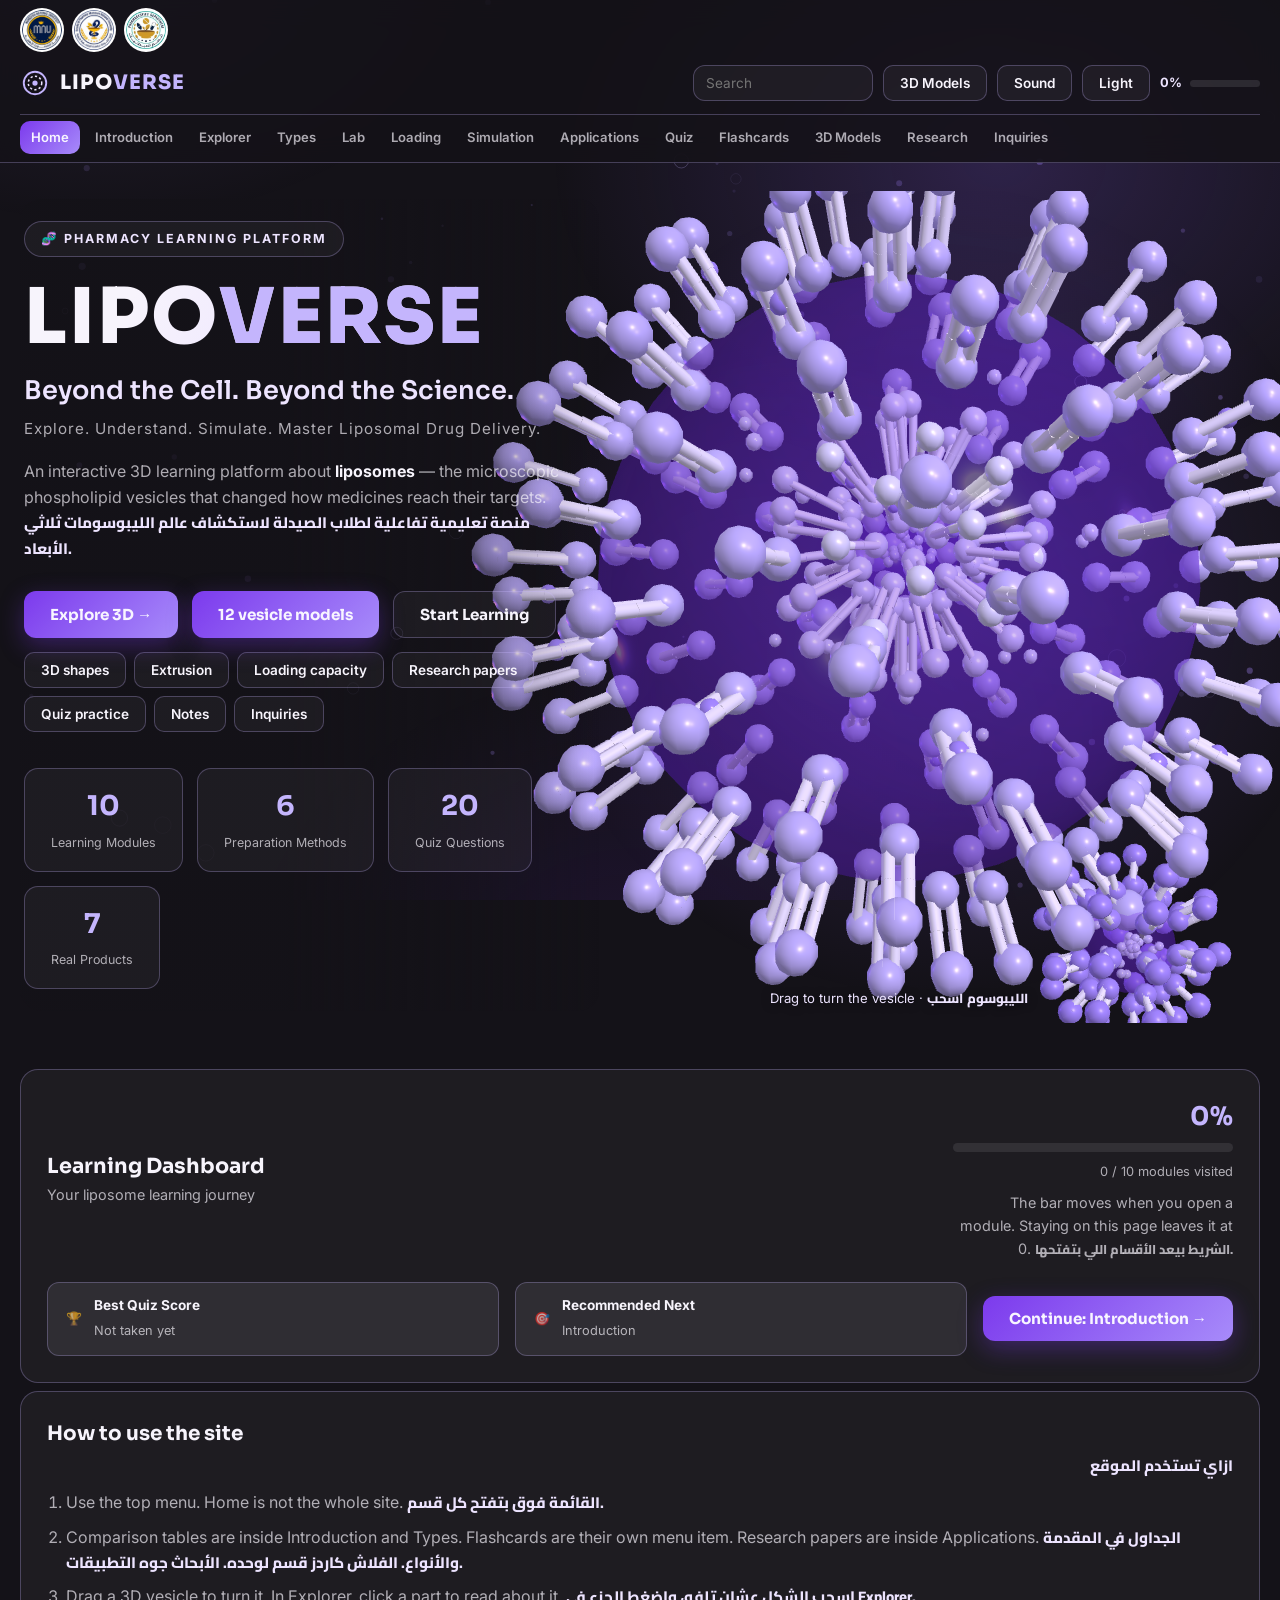
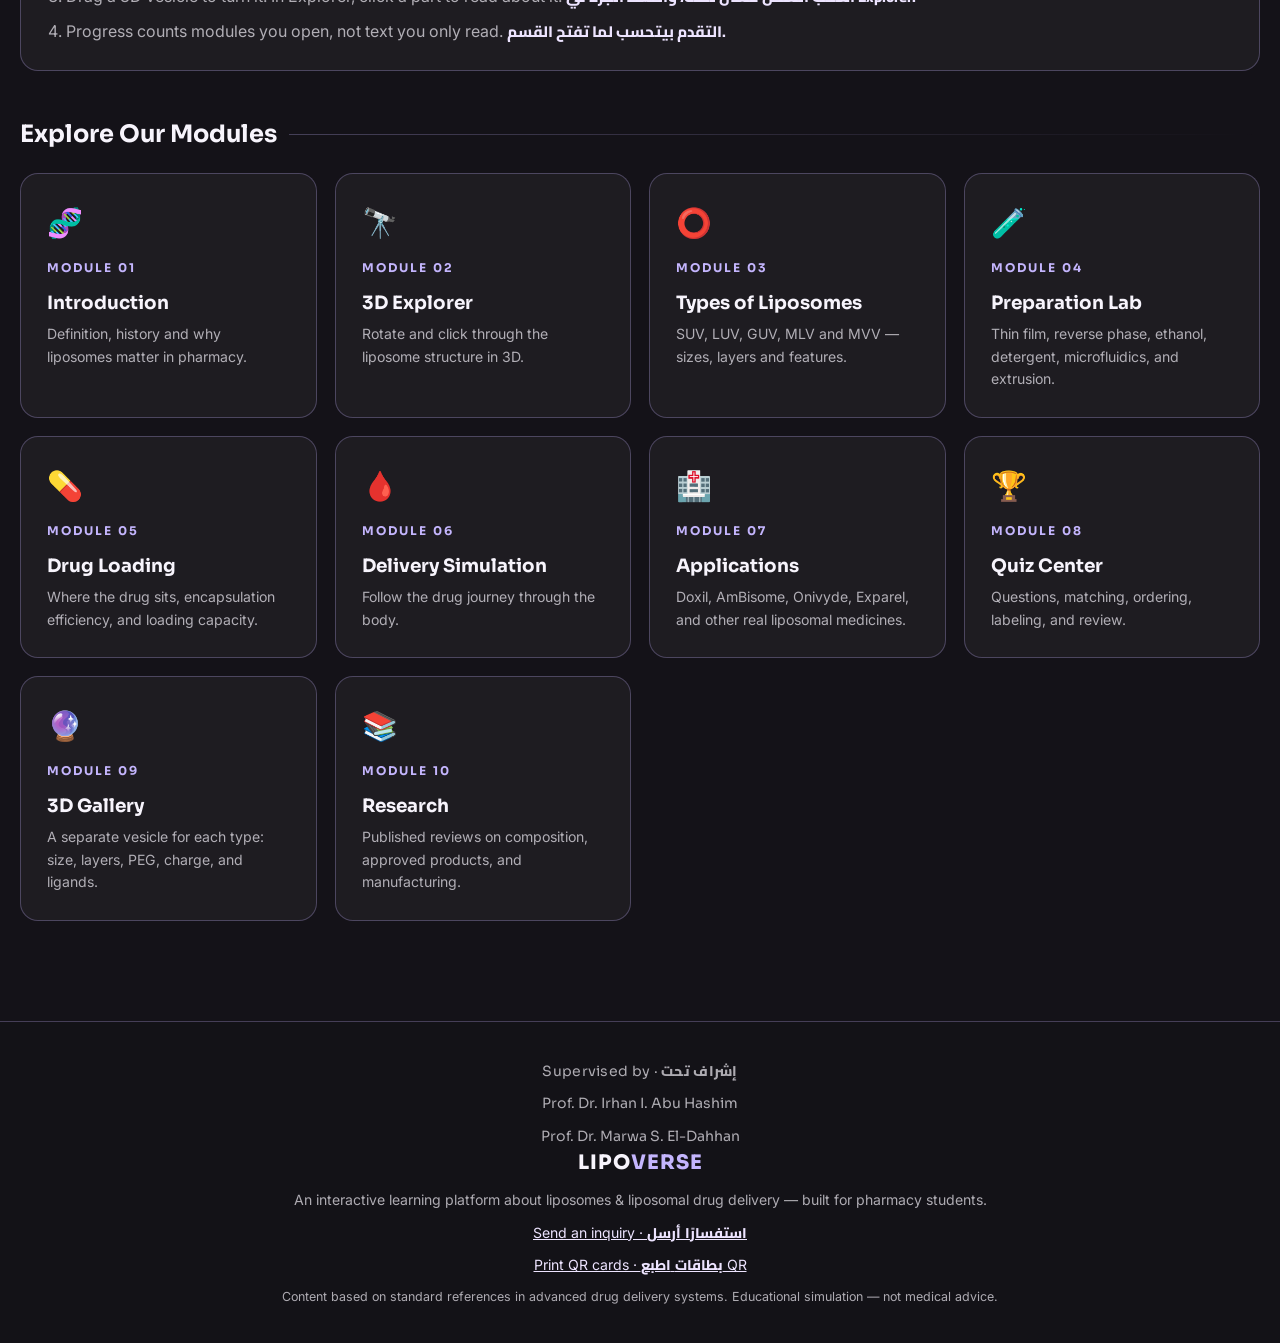
<file: index.html>
<!DOCTYPE html>
<html lang="en">
<head>
<meta charset="UTF-8">
<meta name="viewport" content="width=device-width, initial-scale=1.0, viewport-fit=cover">
<title>LIPOVERSE — Explore the Science of Liposomes</title>
<meta name="description" content="LIPOVERSE is an interactive 3D learning platform about liposomes and liposomal drug delivery for pharmacy students.">
<link rel="preconnect" href="https://fonts.googleapis.com">
<link rel="preconnect" href="https://fonts.gstatic.com" crossorigin>
<link href="https://fonts.googleapis.com/css2?family=Sora:wght@400;600;700;800&family=Inter:wght@400;500;600;700&family=Cairo:wght@400;600;700;800&display=swap" rel="stylesheet">
<link rel="stylesheet" href="css/style.css?v=6">
<script type="importmap">
{
  "imports": {
    "three": "./vendor/three.module.min.js",
    "three/addons/": "./vendor/addons/"
  }
}
</script>
</head>
<body>

<canvas id="bg-canvas" aria-hidden="true"></canvas>
<div class="bg-glow" aria-hidden="true"></div>

<!-- ============ NAVBAR ============ -->
<header class="navbar">
  <div class="nav-inner">
    <div class="seal-bar" aria-label="Mansoura National University, Faculty of Pharmacy, Pharmaceutics Department">
      <img src="images/mansoura-national-university.jpg?v=2" alt="Mansoura National University" width="44" height="44">
      <img src="images/faculty-of-pharmacy.jpg?v=2" alt="Faculty of Pharmacy, Mansoura National University" width="44" height="44">
      <img src="images/pharmaceutics-department.jpg" alt="Pharmaceutics Department" width="44" height="44">
    </div>
    <div class="nav-top">
      <a class="logo" href="#home" data-nav="home">
        <span class="logo-mark">
          <svg viewBox="0 0 40 40" width="30" height="30" aria-hidden="true">
            <circle cx="20" cy="20" r="15" fill="none" stroke="#C4B5FD" stroke-width="2.5"/>
            <circle cx="20" cy="20" r="9" fill="none" stroke="#EDE4FF" stroke-width="2" stroke-dasharray="3 3"/>
            <circle cx="20" cy="20" r="3.5" fill="#C4B5FD"/>
          </svg>
        </span>
        <span class="logo-text">LIPO<span>VERSE</span></span>
      </a>
      <div class="nav-tools">
        <div class="search-wrap">
          <input type="search" id="global-search" placeholder="Search" aria-label="Search lessons">
          <div id="search-results" class="search-results" hidden></div>
        </div>
        <button type="button" class="ctrl-btn" data-nav="gallery">3D Models</button>
        <button type="button" class="ctrl-btn theme-btn" id="sound-toggle" aria-pressed="true" title="Liposome sound effects">Sound</button>
        <button type="button" class="ctrl-btn theme-btn" id="theme-toggle" aria-pressed="false">Light</button>
        <div class="nav-progress" title="Your progress">
          <span id="nav-progress-pct">0%</span>
          <div class="nav-progress-bar"><div id="nav-progress-fill"></div></div>
        </div>
      </div>
    </div>
    <nav class="nav-links" id="nav-links">
      <a href="#home" data-nav="home" class="active">Home</a>
      <a href="#intro" data-nav="intro">Introduction</a>
      <a href="#explorer" data-nav="explorer">Explorer</a>
      <a href="#types" data-nav="types">Types</a>
      <a href="#lab" data-nav="lab">Lab</a>
      <a href="#loading" data-nav="loading">Loading</a>
      <a href="#simulation" data-nav="simulation">Simulation</a>
      <a href="#applications" data-nav="applications">Applications</a>
      <a href="#quiz" data-nav="quiz">Quiz</a>
      <a href="#flashcards" data-nav="flashcards">Flashcards</a>
      <a href="#gallery" data-nav="gallery">3D Models</a>
      <a href="#research" data-nav="research">Research</a>
      <a href="#inquiries" data-nav="inquiries">Inquiries</a>
    </nav>
  </div>
</header>

<main id="app">
<div id="bookmark-strip" class="bookmark-strip"></div>

<!-- ============ HOME ============ -->
<section class="section active" id="section-home">
  <div class="hero">
    <div class="hero-stage">
      <canvas id="hero-liposome" role="img" aria-label="Moving three-dimensional liposome"></canvas>
      <p class="hero-stage-caption">Drag to turn the vesicle · اسحب الليبوسوم</p>
    </div>
    <div class="hero-copy">
    <div class="hero-badge">🧬 Pharmacy Learning Platform</div>
    <h1 class="hero-title">LIPO<span>VERSE</span></h1>
    <p class="hero-tagline">Beyond the Cell. Beyond the Science.</p>
    <p class="hero-sub">Explore. Understand. Simulate. Master Liposomal Drug Delivery.</p>
    <p class="hero-desc">
      An interactive 3D learning platform about <strong>liposomes</strong> — the microscopic
      phospholipid vesicles that changed how medicines reach their targets.
      <span class="ar">منصة تعليمية تفاعلية لطلاب الصيدلة لاستكشاف عالم الليبوسومات ثلاثي الأبعاد.</span>
    </p>
    <div class="hero-actions">
      <button class="btn btn-primary" data-goto="explorer">Explore 3D →</button>
      <button class="btn btn-primary" data-goto="gallery">12 vesicle models</button>
      <button class="btn btn-ghost" data-goto="intro">Start Learning</button>
    </div>
    <div class="quick-row">
      <button type="button" class="ctrl-btn" data-goto="gallery">3D shapes</button>
      <button type="button" class="ctrl-btn" data-open-method="extrusion">Extrusion</button>
      <button type="button" class="ctrl-btn" data-goto="capacity">Loading capacity</button>
      <button type="button" class="ctrl-btn" data-goto="research">Research papers</button>
      <button type="button" class="ctrl-btn" data-goto="practice">Quiz practice</button>
      <button type="button" class="ctrl-btn" data-goto="notes">Notes</button>
      <button type="button" class="ctrl-btn" data-goto="inquiries">Inquiries</button>
    </div>
    <div class="hero-stats">
      <div class="stat"><strong>10</strong><span>Learning Modules</span></div>
      <div class="stat"><strong>6</strong><span>Preparation Methods</span></div>
      <div class="stat"><strong>20</strong><span>Quiz Questions</span></div>
      <div class="stat"><strong>7</strong><span>Real Products</span></div>
    </div>
    </div>
  </div>

  <div class="dashboard glass-card">
    <div class="dash-head">
      <div>
        <h2>Learning Dashboard</h2>
        <p>Your liposome learning journey</p>
      </div>
      <div class="dash-progress">
        <strong id="dash-pct">0%</strong>
        <div class="progress-track"><div class="progress-fill" id="dash-fill"></div></div>
        <span id="dash-count">0 / 10 modules visited</span>
        <p class="ee-note">The bar moves when you open a module. Staying on this page leaves it at 0. <span class="ar">الشريط بيعد الأقسام اللي بتفتحها.</span></p>
      </div>
    </div>
    <div class="dash-body">
      <div class="dash-item">
        <span class="dash-icon">🏆</span>
        <div><strong>Best Quiz Score</strong><span id="dash-quiz">Not taken yet</span></div>
      </div>
      <div class="dash-item">
        <span class="dash-icon">🎯</span>
        <div><strong>Recommended Next</strong><span id="dash-next">Introduction to Liposomes</span></div>
      </div>
      <button class="btn btn-primary" id="continue-btn">Continue Learning →</button>
    </div>
  </div>

  <article class="glass-card how-card" id="how-to-use">
    <h2>How to use the site</h2>
    <p class="ar">ازاي تستخدم الموقع</p>
    <ol>
      <li>Use the top menu. Home is not the whole site. <span class="ar">القائمة فوق بتفتح كل قسم.</span></li>
      <li>Comparison tables are inside Introduction and Types. Flashcards are their own menu item. Research papers are inside Applications. <span class="ar">الجداول في المقدمة والأنواع. الفلاش كاردز قسم لوحده. الأبحاث جوه التطبيقات.</span></li>
      <li>Drag a 3D vesicle to turn it. In Explorer, click a part to read about it. <span class="ar">اسحب الشكل عشان تلفه، واضغط الجزء في Explorer.</span></li>
      <li>Progress counts modules you open, not text you only read. <span class="ar">التقدم بيتحسب لما تفتح القسم.</span></li>
    </ol>
  </article>

  <h2 class="section-title">Explore Our Modules</h2>
  <div class="modules-grid" id="modules-grid"></div>
</section>

<!-- ============ INTRODUCTION ============ -->
<section class="section" id="section-intro">
  <div class="page-head">
    <span class="page-chip">Module 01</span>
    <h1>Introduction to Liposomes</h1>
    <p>What are liposomes, where did they come from, and why do they matter in modern pharmacy?</p>
  </div>

  <div class="cards-grid">
    <article class="glass-card info-card">
      <div class="info-icon">🔬</div>
      <h3>Definition</h3>
      <p>Liposomes are microscopic <strong>spherical vesicles</strong> composed of one or more
      <strong>phospholipid bilayers</strong> enclosing an aqueous core. They are the most widely
      studied drug delivery systems in nanomedicine.</p>
      <p class="ar">الليبوسومات هي حويصلات كروية مجهرية تتكون من طبقة أو أكثر من الفوسفوليبيدات وتحيط بقلب مائي.</p>
    </article>

    <article class="glass-card info-card">
      <div class="info-icon">🧫</div>
      <h3>Basic Concept</h3>
      <p>Phospholipids are <strong>amphiphilic</strong> molecules — a water-loving head and
      water-repelling tails. In water, they spontaneously self-assemble into bilayers,
      just like the membranes of our own cells.</p>
      <p class="ar">الفوسفوليبيدات جزيئات مزدوجة المحبة: رأس محب للماء وذيل كاره للماء، فتتجمع تلقائيًا في الماء على شكل طبقات.</p>
    </article>

    <article class="glass-card info-card">
      <div class="info-icon">🎯</div>
      <h3>Why Liposomes?</h3>
      <p>Liposomes improve drug solubility, protect the drug from degradation, prolong
      circulation time, <strong>reduce toxicity</strong>, and can deliver the drug preferentially
      to target tissues with controlled release.</p>
      <p class="ar">تحسّن الليبوسومات ذوبانية الدواء، تحميه من التكسير، تطيل بقاءه في الدم، وتقلل السمية.</p>
    </article>

    <article class="glass-card info-card">
      <div class="info-icon">💊</div>
      <h3>Two Types of Drugs</h3>
      <p>A liposome can carry <strong>both</strong> water-soluble drugs (in the aqueous core)
      and fat-soluble drugs (inside the lipid bilayer) — a unique advantage over most carriers.</p>
      <p class="ar">يمكن لليبوسوم حمل أدوية محبة للماء وأدوية محبة للدهون في نفس الوقت.</p>
    </article>
  </div>

  <h2 class="section-title">History &amp; Development</h2>
  <div class="timeline">
    <div class="tl-item"><span class="tl-year">1965</span><div><strong>Discovery</strong><p>Alec Bangham first describes phospholipid vesicles — liposomes are born.</p></div></div>
    <div class="tl-item"><span class="tl-year">1970s</span><div><strong>First Drug Delivery</strong><p>Liposomes are explored as carriers for drugs, enzymes and vaccines.</p></div></div>
    <div class="tl-item"><span class="tl-year">1980s</span><div><strong>Stealth Liposomes</strong><p>PEGylation ("stealth" coating) prolongs circulation by avoiding the immune system.</p></div></div>
    <div class="tl-item"><span class="tl-year">1995</span><div><strong>Doxil® Approved</strong><p>The first FDA-approved liposomal drug — liposomal doxorubicin.</p></div></div>
    <div class="tl-item"><span class="tl-year">Today</span><div><strong>Smart Liposomes</strong><p>Targeted, triggered-release and theranostic liposomes in clinical trials.</p></div></div>
  </div>

  <h2 class="section-title">Liposomes vs Conventional Drug Delivery</h2>
  <div class="table-wrap glass-card">
    <table class="compare-table">
      <thead><tr><th>Feature</th><th>Conventional (Free Drug)</th><th>Liposomal Delivery</th></tr></thead>
      <tbody>
        <tr><td>Distribution</td><td>Throughout the whole body</td><td>Preferentially to target tissues</td></tr>
        <tr><td>Half-life</td><td>Short — rapid clearance</td><td>Prolonged circulation</td></tr>
        <tr><td>Toxicity</td><td>High — affects healthy organs</td><td>Reduced — drug is shielded</td></tr>
        <tr><td>Solubility</td><td>Poor for hydrophobic drugs</td><td>Carries both hydrophilic &amp; lipophilic drugs</td></tr>
        <tr><td>Release</td><td>Immediate burst</td><td>Sustained / controlled release</td></tr>
      </tbody>
    </table>
  </div>

  <div class="next-bar">
    <span>Next: explore the liposome in 3D</span>
    <button class="btn btn-primary" data-goto="explorer">Open 3D Explorer →</button>
  </div>
</section>

<!-- ============ 3D EXPLORER ============ -->
<section class="section" id="section-explorer">
  <div class="page-head">
    <span class="page-chip">Module 02</span>
    <h1>3D Liposome Explorer</h1>
    <p>Rotate, zoom and click on each part of the liposome to discover its function.</p>
  </div>

  <div class="explorer-layout">
    <div class="explorer-view glass-card">
      <div id="explorer-canvas-wrap"></div>
      <div class="explorer-hint">🖱️ Drag to rotate · Scroll to zoom · Click a part to learn</div>
      <div class="explorer-controls">
        <button class="ctrl-btn" id="btn-cutaway">✂️ Cutaway View</button>
        <button class="ctrl-btn" id="btn-drugs">💊 Show Drug Locations</button>
        <button class="ctrl-btn active" id="btn-rotate">🔄 Auto-Rotate</button>
        <button class="ctrl-btn" id="btn-reset-view">⟲ Reset View</button>
      </div>
      <div class="layer-toggles">
        <label><input type="checkbox" id="layer-heads" checked> Heads</label>
        <label><input type="checkbox" id="layer-tails" checked> Tails</label>
        <label><input type="checkbox" id="layer-chol" checked> Cholesterol</label>
        <label><input type="checkbox" id="layer-core" checked> Aqueous Core</label>
      </div>
      <div class="shape-panel below-model">
        <h2>Other 3D shapes</h2>
        <p>This page shows one detailed vesicle. The twelve buttons open a separate orbitable model for each type and surface.</p>
        <p class="ar">الأشكال التانية تحت النموذج. دوس على أي اسم وهيفتح الموديل ثلاثي الأبعاد.</p>
        <div class="gallery-picks" data-shape-row></div>
      </div>
    </div>

    <aside class="explorer-side">
      <div class="glass-card part-list">
        <h3>Structure Parts</h3>
        <div id="part-buttons"></div>
      </div>
      <div class="glass-card part-info" id="part-info">
        <h3>Select a part</h3>
        <p>Click any part of the 3D model — or use the list — to see what it does.</p>
      </div>
    </aside>
  </div>

  <div class="next-bar">
    <span>Next: the different types of liposomes</span>
    <button class="btn btn-primary" data-goto="types">Explore Types →</button>
  </div>
</section>

<!-- ============ 3D GALLERY ============ -->
<section class="section" id="section-gallery">
  <div class="page-head">
    <span class="page-chip">12 models</span>
    <h1>3D vesicle models</h1>
    <p>Pick a shape: SUV, LUV, GUV, MLV, OLV, MVV, PEGylated, Cationic, Anionic, Targeted, pH-sensitive, or Thermosensitive. Drag to rotate and scroll to zoom.</p>
    <p class="ar">اختار الشكل من الأزرار اللي تحت الموديل.</p>
  </div>
  <div class="glass-card gallery-stage">
    <canvas id="gallery-canvas"></canvas>
    <div class="explorer-hint">Drag to rotate · Scroll to zoom</div>
    <div class="gallery-picks" id="gallery-picks"></div>
    <div class="gallery-caption">
      <h2 id="gallery-name">SUV</h2>
      <p id="gallery-blurb"></p>
    </div>
  </div>
  <p class="note">Sizes and surface details are teaching models. Reported ranges vary by reference and by how the batch was made.</p>
  <div class="next-bar">
    <span>Next: compare the types in a table</span>
    <button class="btn btn-primary" data-goto="types">Types table →</button>
  </div>
</section>

<!-- ============ TYPES ============ -->
<section class="section" id="section-types">
  <div class="page-head">
    <span class="page-chip">Module 03</span>
    <h1>Types of Liposomes</h1>
    <p>Select a type. The model turns, so the bilayers and inner compartments are not a fixed drawing.</p>
    <p class="ar">اختار النوع. الشكل بيتحرك، والأزرار تحت الموديل مش فوقه.</p>
    <button type="button" class="bookmark-btn" data-bookmark="types">☆ Save</button>
  </div>

  <div class="type-layout">
    <div class="glass-card type-viz">
      <canvas id="type-canvas" aria-label="Turning 3D model of the selected liposome type"></canvas>
      <div class="explorer-hint">Drag to rotate · Scroll to zoom</div>
      <div class="type-viz-caption" id="type-caption"></div>
      <div class="type-selector" id="type-selector"></div>
    </div>
    <div class="glass-card type-details" id="type-details"></div>
  </div>

  <div class="shape-panel below-model glass-card">
    <h2>More 3D shapes</h2>
    <p>These buttons sit under the model. Tap a name and that shape turns here — it no longer stays a fixed drawing.</p>
    <p class="ar">الأزرار تحت الموديل. دوس على الاسم والشكل هيتغير ويدور في نفس الصفحة.</p>
    <div class="gallery-picks" data-shape-row="types"></div>
  </div>

  <h2 class="section-title">Comparison Table</h2>
  <div class="table-wrap glass-card">
    <table class="compare-table" id="types-table">
      <thead><tr><th>Type</th><th>Full Name</th><th>Size Range</th><th>Bilayers</th><th>Key Feature</th></tr></thead>
      <tbody></tbody>
    </table>
  </div>
  <p class="note">⚠️ Note: size ranges and classifications may vary between references and preparation methods.</p>

  <div class="next-bar">
    <span>Next: how liposomes are prepared</span>
    <button class="btn btn-primary" data-goto="lab">Enter the Lab →</button>
  </div>
</section>

<!-- ============ PREPARATION LAB ============ -->
<section class="section" id="section-lab">
  <div class="page-head">
    <span class="page-chip">Module 04</span>
    <h1>Virtual Preparation Lab</h1>
    <p>Principle, materials, steps, advantages, and limitations for each preparation method. Each method opens with a teaching diagram.</p>
    <p class="ar">كل طريقة ليها رسم توضيحي. دوس على الاسم وهتلاقي الصورة فوق التفاصيل.</p>
    <button type="button" class="bookmark-btn" data-bookmark="lab">☆ Save</button>
  </div>

  <div class="lab-tabs" id="lab-tabs"></div>
  <div class="glass-card lab-panel" id="lab-panel"></div>

  <div class="next-bar">
    <span>Next: where does the drug go inside?</span>
    <button class="btn btn-primary" data-goto="loading">Drug Loading →</button>
  </div>
</section>

<!-- ============ DRUG LOADING ============ -->
<section class="section" id="section-loading">
  <div class="page-head">
    <span class="page-chip">Module 05</span>
    <h1>Drug Loading Simulator</h1>
    <p>Choose a drug type and watch where it is loaded inside the liposome.</p>
  </div>

  <div class="loading-controls">
    <button class="ctrl-btn active" id="load-hydrophilic">💧 Hydrophilic Drug</button>
    <button class="ctrl-btn" id="load-lipophilic">🫧 Lipophilic Drug</button>
    <span class="loading-note" id="loading-note">Water-soluble drugs dissolve in the aqueous core.</span>
  </div>

  <div class="loading-layout">
    <div class="glass-card loading-viz">
      <canvas id="loading-canvas" width="520" height="520"></canvas>
      <div class="legend">
        <span><i class="dot dot-core"></i> Aqueous Core</span>
        <span><i class="dot dot-bilayer"></i> Lipid Bilayer</span>
        <span><i class="dot dot-drug"></i> Drug Molecules</span>
      </div>
    </div>

    <div class="loading-side">
      <div class="glass-card info-card">
        <h3>💧 Hydrophilic Drugs</h3>
        <p>Loaded in the <strong>aqueous core</strong>. Examples: doxorubicin HCl, cisplatin, methotrexate.</p>
      </div>
      <div class="glass-card info-card">
        <h3>🫧 Lipophilic Drugs</h3>
        <p>Loaded inside the <strong>lipid bilayer</strong>, among the fatty tails. Examples: paclitaxel, amphotericin B, curcumin.</p>
      </div>
      <div class="glass-card info-card">
        <h3>📦 Passive Loading</h3>
        <p>Drug is present <strong>during</strong> vesicle formation. Simple, but encapsulation efficiency is often low for hydrophilic drugs.</p>
      </div>
      <div class="glass-card info-card">
        <h3>🚀 Active (Remote) Loading</h3>
        <p>Drug is loaded <strong>after</strong> formation, driven by a pH or ion gradient (e.g. ammonium sulfate gradient for doxorubicin). Encapsulation efficiency can reach ~98%.</p>
      </div>
      <div class="glass-card ee-card">
        <h3>🧮 Encapsulation Efficiency</h3>
        <p class="formula">EE% = (Encapsulated drug ÷ Total drug) × 100</p>
        <label>Total drug: <input type="number" id="ee-total" value="100" min="1"> mg</label>
        <label>Encapsulated: <input type="number" id="ee-enc" value="85" min="0"> mg</label>
        <div class="ee-result">EE = <strong id="ee-value">85%</strong></div>
        <p id="ee-warn" class="ee-note"></p>
      </div>
    </div>
  </div>

  <div class="capacity-panel glass-card" id="capacity-panel">
    <h3>Drug-loading capacity</h3>
    <p class="ee-note">Encapsulation efficiency is the fraction of added drug that ended up inside. Loading capacity is how much drug mass the formulation mass can carry.</p>
    <div class="cap-grid">
      <label>Drug added (mg)<input id="cap-added" type="number" min="0" step="0.1" value="10"></label>
      <label>Drug trapped inside (mg)<input id="cap-trapped" type="number" min="0" step="0.1" value="8"></label>
      <label>Total formulation mass (mg)<input id="cap-total" type="number" min="0" step="0.1" value="100"></label>
    </div>
    <div class="cap-out">
      <div><span>Encapsulation efficiency</span><strong id="cap-ee">—</strong></div>
      <div><span>Drug-loading capacity</span><strong id="cap-dlc">—</strong></div>
    </div>
    <p id="cap-warn" class="ee-note"></p>
  </div>

  <div class="next-bar">
    <span>Next: follow the drug's journey in the body</span>
    <button class="btn btn-primary" data-goto="simulation">Run Simulation →</button>
  </div>
</section>

<!-- ============ SIMULATION ============ -->
<section class="section" id="section-simulation">
  <div class="page-head">
    <span class="page-chip">Module 06</span>
    <h1>Drug Delivery Simulation</h1>
    <p>Follow a liposome on its journey through the body — from injection to drug release.</p>
  </div>

  <div class="sim-layout">
    <div class="glass-card sim-stage">
      <canvas id="sim-canvas" width="900" height="460"></canvas>
      <div class="sim-controls">
        <button class="ctrl-btn" id="sim-play">▶ Play</button>
        <button class="ctrl-btn" id="sim-next">Next Stage ⏭</button>
        <button class="ctrl-btn" id="sim-reset">⟲ Reset</button>
        <span class="sim-stage-label" id="sim-stage-label">Stage 1 / 5 — Administration</span>
      </div>
    </div>
    <aside class="glass-card sim-info" id="sim-info"></aside>
  </div>
  <p id="sim-caveat" class="sim-caveat">This is one teaching pathway: circulation, leaky-tumor accumulation, cell contact, uptake, and release. Real liposomes do not all follow it. Some release drug outside the cell, some fuse, some are cleared by liver and spleen macrophages, and some products act locally rather than in a tumor.</p>

  <div class="next-bar">
    <span>Next: real liposomal medicines</span>
    <button class="btn btn-primary" data-goto="applications">See Applications →</button>
  </div>
</section>

<!-- ============ APPLICATIONS ============ -->
<section class="section" id="section-applications">
  <div class="page-head">
    <span class="page-chip">Module 07</span>
    <h1>Pharmaceutical Applications</h1>
    <p>Teaching examples of real liposomal medicines. Not a full catalog, and not a dosing guide.</p>
  </div>
  <div class="apps-grid" id="apps-grid"></div>

  <h2 class="section-title" id="research-block">Research</h2>
  <p>Published reviews. Each link opens the paper or its PubMed record. Read it before citing a number.</p>
  <div class="research-list" id="research-list"></div>

  <div class="next-bar">
    <span>Next: test yourself</span>
    <button class="btn btn-primary" data-goto="quiz">Quiz Center →</button>
  </div>
</section>

<!-- ============ QUIZ ============ -->
<section class="section" id="section-quiz">
  <div class="page-head">
    <span class="page-chip">Module 08</span>
    <h1>Quiz &amp; Challenge Center</h1>
    <p>Test your knowledge — every answer comes with a scientific explanation.</p>
  </div>
  <div class="glass-card quiz-card" id="quiz-card"></div>

  <div class="quiz-extra" id="quiz-extra">
    <h2 class="section-title">Practice</h2>
    <div class="quiz-extra-grid">
      <article class="glass-card">
        <h3>Match the pairs</h3>
        <div id="match-board" class="match-board"></div>
      </article>
      <article class="glass-card">
        <h3>Order the pathway</h3>
        <p class="ee-note">Move each step up until the sequence matches the simulation. Other biological routes exist.</p>
        <ol id="order-list" class="order-list"></ol>
        <button type="button" class="ctrl-btn" id="order-check">Check order</button>
        <p id="order-status" class="ee-note"></p>
      </article>
      <article class="glass-card">
        <h3>Label the four parts</h3>
        <p class="ee-note">Drag a name onto a part, or select a name and then click the part.</p>
        <div id="label-board" class="label-board"></div>
        <div id="label-bank" class="label-bank"></div>
        <p id="label-status" class="ee-note"></p>
      </article>
      <article class="glass-card">
        <h3>Review missed questions</h3>
        <button type="button" class="ctrl-btn" id="review-btn">Show review</button>
        <div id="review-box" hidden></div>
      </article>
    </div>
  </div>
</section>

<!-- ============ FLASHCARDS ============ -->
<section class="section" id="section-flashcards">
  <div class="page-head">
    <span class="page-chip">Study Tools</span>
    <h1>Flashcards &amp; Glossary</h1>
    <p>Quick revision cards and a scientific glossary with Arabic explanations.</p>
  </div>

  <div class="flash-wrap">
    <div class="flash-card" id="flash-card">
      <div class="flash-inner">
        <div class="flash-face flash-front">
          <span class="flash-tag">Term</span>
          <h3 id="flash-term"></h3>
          <span class="flash-hint">Click to flip ↻</span>
        </div>
        <div class="flash-face flash-back">
          <span class="flash-tag">Definition</span>
          <p id="flash-def"></p>
          <p class="ar" id="flash-ar"></p>
        </div>
      </div>
    </div>
    <div class="flash-controls">
      <button class="ctrl-btn" id="flash-prev">← Prev</button>
      <span id="flash-counter">1 / 10</span>
      <button class="ctrl-btn" id="flash-next">Next →</button>
      <button class="ctrl-btn" id="flash-shuffle">🔀 Shuffle</button>
    </div>
  </div>

  <h2 class="section-title">Scientific Glossary</h2>
  <div class="glossary-search">
    <input type="search" id="glossary-search" placeholder="🔍 Search a term…">
  </div>
  <div class="glossary-grid" id="glossary-grid"></div>

  <h2 class="section-title" id="notes-block">Notes</h2>
  <div class="glass-card notes-card">
    <p class="ee-note">Saved in this browser. Download makes a plain text file.</p>
    <textarea id="study-notes" rows="8" placeholder="Write a reminder, a question, or a citation…"></textarea>
    <button type="button" class="btn btn-primary" id="download-notes">Download notes</button>
  </div>
</section>

<!-- ============ INQUIRIES ============ -->
<section class="section" id="section-inquiries">
  <div class="page-head">
    <span class="page-chip">Contact</span>
    <h1>Inquiries</h1>
    <p>Ask about a lesson, a figure, or the platform. The reply goes to the email you enter.</p>
    <p class="ar">أرسل استفسارك هنا. الرد هيوصل على البريد اللي هتكتبه.</p>
  </div>
  <form class="glass-card inquiry-form" id="inquiry-form" action="/api/contact" method="post">
    <div class="inquiry-grid">
      <label>Name · الاسم
        <input id="inquiry-name" name="name" type="text" autocomplete="name" maxlength="80" required>
      </label>
      <label>Email · البريد
        <input id="inquiry-email" name="email" type="email" inputmode="email" autocomplete="email" maxlength="254" required>
      </label>
    </div>
    <label>Inquiry · الاستفسار
      <textarea id="inquiry-message" name="message" rows="6" maxlength="3000" required placeholder="Write your question…"></textarea>
    </label>
    <div class="inquiry-honeypot" aria-hidden="true">
      <label for="inquiry-website">Leave this empty</label>
      <input id="inquiry-website" name="website" type="text" tabindex="-1" autocomplete="off">
    </div>
    <p class="ee-note">Do not send private medical details or passwords through this form.</p>
    <div class="inquiry-actions">
      <button class="btn btn-primary" type="submit">Send inquiry</button>
      <p id="inquiry-status" class="inquiry-status" role="status" aria-live="polite"></p>
    </div>
  </form>
</section>

</main>

<footer class="footer">
  <div class="footer-inner">
    <p class="credit-kicker">Supervised by · تحت إشراف</p>
    <p class="supervisor-name">Prof. Dr. Irhan I. Abu Hashim</p>
    <p class="supervisor-name">Prof. Dr. Marwa S. El-Dahhan</p>
    <span class="logo-text">LIPO<span>VERSE</span></span>
    <p>An interactive learning platform about liposomes &amp; liposomal drug delivery — built for pharmacy students.</p>
    <p><a href="#inquiries" data-nav="inquiries">Send an inquiry · أرسل استفسارًا</a></p>
    <p><a href="print/">Print QR cards · اطبع بطاقات QR</a></p>
    <p class="footer-note">Content based on standard references in advanced drug delivery systems. Educational simulation — not medical advice.</p>
  </div>
</footer>

<script src="js/sound.js?v=10"></script>
<script src="js/main.js"></script>
<script src="js/lab-art.js?v=5"></script>
<script src="js/sim.js?v=5"></script>
<script type="module">
  import { initUpgrade } from './js/upgrade.js?v=4';
  initUpgrade();
</script>
</body>
</html>
</file>
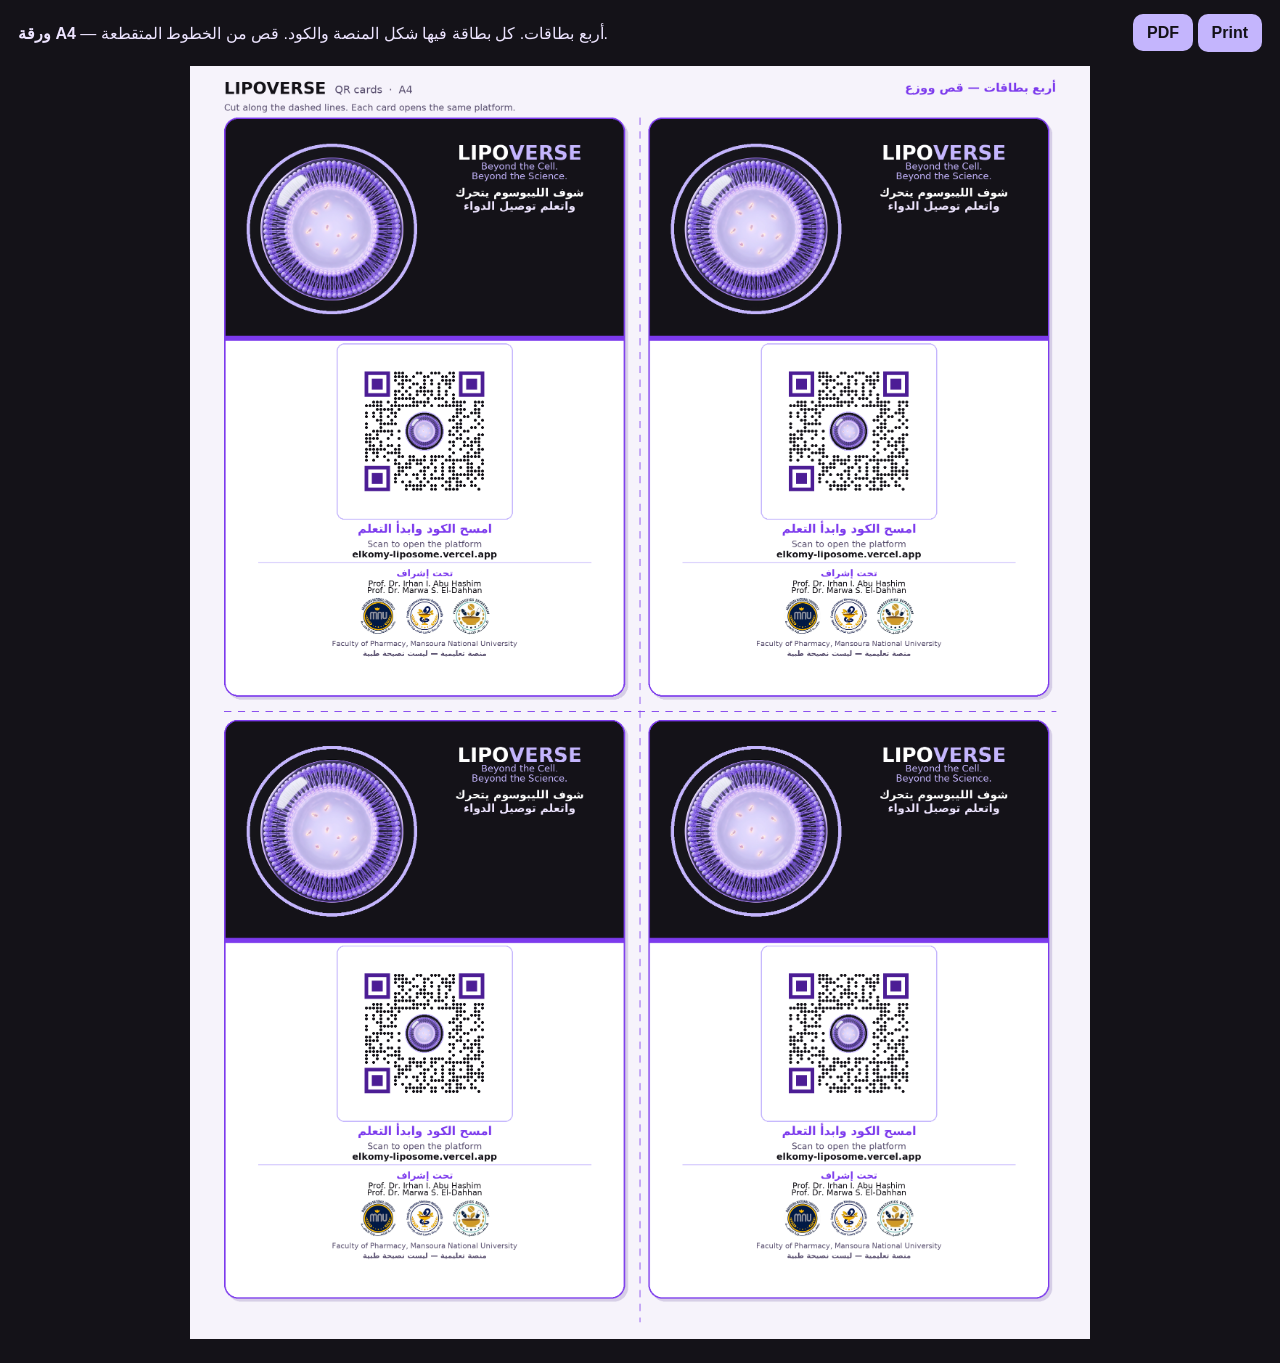
<file: print/index.html>
<!DOCTYPE html>
<html lang="ar">
<head>
<meta charset="UTF-8">
<meta name="viewport" content="width=device-width, initial-scale=1">
<title>LIPOVERSE — بطاقات QR للطباعة</title>
<style>
  body { margin: 0; background: #141218; color: #F7F4FC; font-family: Inter, "Segoe UI", sans-serif; }
  .bar { display: flex; gap: 12px; align-items: center; justify-content: space-between; padding: 14px 18px; }
  a, button { font: inherit; font-weight: 700; color: #141218; background: #C4B5FD; border: 0; border-radius: 10px; padding: 10px 14px; text-decoration: none; cursor: pointer; }
  p { margin: 0; color: #EDE4FF; }
  img { width: min(100%, 900px); display: block; margin: 0 auto 24px; background: #fff; }
  @media print { .bar { display: none; } body { background: #fff; } img { width: 100%; } }
</style>
</head>
<body>
  <div class="bar">
    <p><strong>ورقة A4</strong> — أربع بطاقات. كل بطاقة فيها شكل المنصة والكود. قص من الخطوط المتقطعة.</p>
    <span>
      <a href="lipoverse-qr-sheet.pdf">PDF</a>
      <button type="button" onclick="print()">Print</button>
    </span>
  </div>
  <img src="lipoverse-qr-sheet.png" alt="Four printable LIPOVERSE cards, each with the liposome mark and a QR code">
</body>
</html>
</file>
<file: css/style.css>
/* ============================================================
   LIPOVERSE — Dark Scientific Design System
   Charcoal #141218 · Lifted charcoal #241F2E · Violet #C4B5FD
   Pale violet #EDE4FF · Soft white #F7F4FC
   ============================================================ */
:root {
  --bg: #141218;
  --bg-2: #241F2E;
  --teal: #C4B5FD;
  --teal-dark: #8B5CF6;
  --cyan: #EDE4FF;
  --light: #F7F4FC;
  --muted: rgba(247, 244, 252, 0.68);
  --faint: rgba(247, 244, 252, 0.42);
  --border: rgba(196, 181, 253, 0.28);
  --glass: rgba(255, 255, 255, 0.045);
  --glass-strong: rgba(255, 255, 255, 0.08);
  --danger: #ff7a9a;
  --amber: #E9D5FF;
  --hero-scrim: rgba(20, 18, 24, 0.82);
  --radius: 18px;
  --font-display: 'Sora', sans-serif;
  --font-body: 'Inter', sans-serif;
  --font-ar: 'Cairo', sans-serif;
  --nav-h: 148px;
}

* { margin: 0; padding: 0; box-sizing: border-box; }

html { scroll-behavior: smooth; }

body {
  font-family: var(--font-body);
  background: var(--bg);
  color: var(--light);
  min-height: 100vh;
  overflow-x: hidden;
  line-height: 1.6;
}

::selection { background: var(--teal); color: var(--bg); }

::-webkit-scrollbar { width: 10px; height: 8px; }
::-webkit-scrollbar-track { background: var(--bg); }
::-webkit-scrollbar-thumb { background: var(--bg-2); border-radius: 6px; }
::-webkit-scrollbar-thumb:hover { background: var(--teal-dark); }

#bg-canvas {
  position: fixed; inset: 0; z-index: 0;
  width: 100%; height: 100%;
  pointer-events: none; opacity: 0.55;
}

.bg-glow {
  position: fixed; inset: 0; z-index: 0; pointer-events: none;
  background:
    radial-gradient(720px 520px at 78% 18%, rgba(139, 92, 246, 0.22), transparent 62%),
    radial-gradient(680px 480px at 8% -6%, rgba(167, 139, 250, 0.12), transparent 58%),
    radial-gradient(640px 520px at 50% 110%, rgba(76, 29, 149, 0.2), transparent 62%);
}

.ar { font-family: var(--font-ar); font-weight: 800; direction: rtl; text-align: right; color: var(--cyan); font-size: 0.95em; }
.ar-inline { font-family: var(--font-ar); font-weight: 800; unicode-bidi: isolate; }
#sound-toggle[aria-pressed="false"] { opacity: 0.62; }

/* ---------- Navbar ---------- */
.navbar {
  position: fixed; top: 0; left: 0; right: 0; z-index: 100;
  background: rgba(20, 18, 24, 0.86);
  backdrop-filter: blur(14px); -webkit-backdrop-filter: blur(14px);
  border-bottom: 1px solid var(--border);
  padding-top: env(safe-area-inset-top);
}
.nav-inner {
  max-width: 1280px; margin: 0 auto; padding: 0 20px;
  display: flex; flex-direction: column;
}
.seal-bar {
  display: flex; align-items: center; gap: 8px; padding: 8px 0 0;
}
.seal-bar img {
  width: 44px; height: 44px; flex-shrink: 0; object-fit: contain;
  background: #fff; border-radius: 50%; padding: 2px;
}
.nav-top {
  display: flex; align-items: center; justify-content: space-between; gap: 16px;
  height: 62px;
}
.logo { display: flex; align-items: center; gap: 10px; text-decoration: none; flex-shrink: 0; }
.logo-mark { display: flex; animation: spin 14s linear infinite; }
@keyframes spin { to { transform: rotate(360deg); } }
.logo-text { font-family: var(--font-display); font-weight: 800; font-size: 1.25rem; letter-spacing: 1px; color: var(--light); }
.logo-text span { color: var(--teal); }

.nav-links {
  display: flex; gap: 4px; align-items: center; width: 100%;
  overflow: visible; flex-wrap: wrap;
  border-top: 1px solid var(--border); height: auto; padding: 6px 0 8px;
}
.nav-links a {
  color: var(--muted); text-decoration: none; font-size: 0.82rem; font-weight: 600;
  padding: 6px 11px; border-radius: 10px; white-space: nowrap; transition: all 0.25s;
}
.nav-links a:hover { color: var(--light); background: var(--glass-strong); }
.nav-links a.active { color: #F8F5FF; background: linear-gradient(135deg, #7C3AED, #A78BFA); }

.nav-progress { display: flex; align-items: center; gap: 8px; flex-shrink: 0; }
.nav-progress span { font-size: 0.8rem; font-weight: 700; color: var(--cyan); }
.nav-progress-bar { width: 70px; height: 7px; background: rgba(255,255,255,0.1); border-radius: 99px; overflow: hidden; }
.nav-progress-bar div { height: 100%; width: 0%; background: linear-gradient(90deg, var(--teal), var(--cyan)); border-radius: 99px; transition: width 0.5s; }

/* ---------- Layout ---------- */
main { position: relative; z-index: 1; max-width: 1280px; margin: 0 auto; padding: calc(var(--nav-h) + 28px) 20px 40px; }
.section { display: none; animation: fadeUp 0.45s ease both; }
.section.active { display: block; }
@keyframes fadeUp { from { opacity: 0; transform: translateY(14px); } to { opacity: 1; transform: none; } }

.page-head { margin-bottom: 30px; position: relative; }
.page-head:has(.bookmark-btn) { padding-right: 96px; }
.lead { color: var(--muted); max-width: 720px; margin: -6px 0 18px; }
.page-chip {
  display: inline-block; font-size: 0.72rem; font-weight: 700; letter-spacing: 2px;
  text-transform: uppercase; color: var(--teal); border: 1px solid var(--border);
  padding: 5px 12px; border-radius: 99px; margin-bottom: 12px; background: var(--glass);
}
.page-head h1 { font-family: var(--font-display); font-size: clamp(1.9rem, 4vw, 2.7rem); font-weight: 800; }
.page-head p { color: var(--muted); margin-top: 6px; max-width: 720px; }

.section-title {
  font-family: var(--font-display); font-size: 1.5rem; font-weight: 700;
  margin: 44px 0 20px; display: flex; align-items: center; gap: 12px;
}
.section-title::after { content: ''; flex: 1; height: 1px; background: linear-gradient(90deg, var(--border), transparent); }

.glass-card {
  background: var(--glass); border: 1px solid var(--border); border-radius: var(--radius);
  backdrop-filter: blur(10px); -webkit-backdrop-filter: blur(10px);
  padding: 26px;
}

/* ---------- Buttons ---------- */
button, a, .ctrl-btn, .module-card { touch-action: manipulation; }
.btn {
  font-family: var(--font-display); font-weight: 700; font-size: 0.95rem;
  padding: 13px 26px; border-radius: 12px; border: none; cursor: pointer;
  transition: all 0.25s; display: inline-flex; align-items: center; gap: 8px;
}
.btn-primary { background: linear-gradient(135deg, #7C3AED, #A78BFA); color: #F8F5FF; box-shadow: 0 8px 24px rgba(124,58,237,0.34); }
.btn-primary:hover { transform: translateY(-2px); box-shadow: 0 12px 30px rgba(167,139,250,0.46); }
.btn-ghost { background: var(--glass); color: var(--light); border: 1px solid var(--border); }
.btn-ghost:hover { border-color: var(--teal); color: var(--cyan); transform: translateY(-2px); }

.ctrl-btn {
  font-family: var(--font-body); font-weight: 600; font-size: 0.85rem;
  padding: 9px 16px; border-radius: 10px; cursor: pointer;
  background: var(--glass); color: var(--light); border: 1px solid var(--border);
  transition: all 0.2s;
}
.ctrl-btn:hover { border-color: var(--teal); color: var(--cyan); }
.ctrl-btn.active { background: linear-gradient(135deg, #7C3AED, #A78BFA); color: #F8F5FF; border-color: transparent; }

/* ---------- Hero ---------- */
.hero {
  position: relative; min-height: min(84vh, 820px); padding: 8px 0 12px;
}
.hero-copy {
  position: relative; z-index: 1; text-align: left; max-width: min(580px, 54%);
  padding: 22px 28px 22px 4px; border-radius: 22px;
  background: linear-gradient(90deg, var(--hero-scrim) 0%, var(--hero-scrim) 46%, transparent 100%);
}
.hero-stage {
  position: absolute; top: 0; bottom: 0; right: -8%; width: min(920px, 76%); z-index: 0;
  background: radial-gradient(circle at 54% 48%, rgba(139, 92, 246, 0.22), transparent 62%);
}
#hero-liposome { position: absolute; inset: 0; width: 100%; height: 100%; display: block; cursor: grab; touch-action: none; background: transparent; }
.hero-stage-caption {
  position: absolute; left: 16px; right: 16px; bottom: 14px; margin: 0; text-align: center;
  color: var(--cyan); font-size: 0.82rem; pointer-events: none;
  text-shadow: 0 1px 8px rgba(20, 18, 24, 0.8);
}
.hero-badge {
  display: inline-block; font-size: 0.78rem; font-weight: 700; letter-spacing: 2px;
  text-transform: uppercase; color: var(--cyan); border: 1px solid var(--border);
  padding: 7px 16px; border-radius: 99px; background: var(--glass); margin-bottom: 22px;
}
.hero-title {
  font-family: var(--font-display); font-weight: 800;
  font-size: clamp(2.8rem, 6vw, 5.2rem); line-height: 1; letter-spacing: 2px;
  background: linear-gradient(120deg, var(--light) 20%, var(--cyan) 55%, var(--teal) 90%);
  -webkit-background-clip: text; background-clip: text; -webkit-text-fill-color: transparent;
}
.hero-title span { -webkit-text-fill-color: var(--teal); }
.hero-tagline { font-family: var(--font-display); font-size: clamp(1.1rem, 2.6vw, 1.6rem); font-weight: 600; color: var(--cyan); margin-top: 14px; }
.hero-sub { color: var(--muted); letter-spacing: 1px; margin-top: 6px; font-size: 0.95rem; }
.hero-desc { max-width: 640px; margin: 18px 0 0; color: var(--muted); }
.hero-desc strong { color: var(--light); }
.hero-actions { display: flex; gap: 14px; justify-content: flex-start; margin-top: 30px; flex-wrap: wrap; }
.quick-row { display: flex; gap: 8px; justify-content: flex-start; margin-top: 14px; flex-wrap: wrap; }
.shape-panel { margin: 0 0 22px; }
.shape-panel.below-model { margin: 18px 0 0; padding-top: 8px; border-top: 1px solid var(--border); }
.shape-panel h2 { font-family: var(--font-display); font-size: 1.2rem; margin-bottom: 6px; }
.shape-panel p { color: var(--muted); }
.shape-panel .ar { margin: 6px 0 12px; }
.hero-stats { display: flex; gap: 14px; justify-content: flex-start; margin-top: 36px; flex-wrap: wrap; }
.stat {
  background: var(--glass); border: 1px solid var(--border); border-radius: 14px;
  padding: 16px 26px; min-width: 130px; text-align: center;
}
.stat strong { display: block; font-family: var(--font-display); font-size: 1.7rem; color: var(--teal); }
.stat span { font-size: 0.78rem; color: var(--muted); }

/* ---------- Dashboard ---------- */
.dashboard { margin-top: 46px; }
.dash-head { display: flex; justify-content: space-between; align-items: center; gap: 20px; flex-wrap: wrap; }
.dash-head h2 { font-family: var(--font-display); font-size: 1.3rem; }
.dash-head p { color: var(--muted); font-size: 0.9rem; }
.dash-progress { text-align: right; min-width: 220px; }
.dash-progress strong { font-family: var(--font-display); font-size: 1.6rem; color: var(--teal); }
.progress-track { height: 9px; background: rgba(255,255,255,0.09); border-radius: 99px; overflow: hidden; margin: 6px 0; }
.progress-fill { height: 100%; width: 0%; background: linear-gradient(90deg, var(--teal), var(--cyan)); border-radius: 99px; transition: width 0.6s; }
.dash-progress span { font-size: 0.8rem; color: var(--muted); }
.dash-body { display: flex; gap: 16px; align-items: center; margin-top: 22px; flex-wrap: wrap; }
.dash-item { display: flex; gap: 12px; align-items: center; background: var(--glass-strong); border: 1px solid var(--border); border-radius: 12px; padding: 12px 18px; flex: 1; min-width: 220px; }
.dash-icon { font-size: 1.5rem; }
.dash-item strong { display: block; font-size: 0.85rem; }
.dash-item span { font-size: 0.8rem; color: var(--muted); }

/* ---------- Module cards ---------- */
.modules-grid { display: grid; grid-template-columns: repeat(auto-fill, minmax(260px, 1fr)); gap: 18px; }
.module-card {
  cursor: pointer; transition: all 0.3s; position: relative; overflow: hidden;
}
.module-card::before {
  content: ''; position: absolute; top: 0; left: 0; right: 0; height: 3px;
  background: linear-gradient(90deg, var(--teal), var(--cyan)); opacity: 0; transition: opacity 0.3s;
}
.module-card:hover { transform: translateY(-5px); border-color: var(--teal); box-shadow: 0 16px 34px rgba(0,0,0,0.35); }
.module-card:hover::before { opacity: 1; }
.module-num { font-family: var(--font-display); font-size: 0.75rem; font-weight: 700; color: var(--teal); letter-spacing: 2px; }
.module-card h3 { font-family: var(--font-display); font-size: 1.15rem; margin: 8px 0 6px; }
.module-card p { color: var(--muted); font-size: 0.88rem; }
.module-card .module-icon { font-size: 1.8rem; margin-bottom: 8px; }
.module-done { position: absolute; top: 16px; right: 16px; background: #7C3AED; color: #F8F5FF; font-size: 0.7rem; font-weight: 800; padding: 3px 10px; border-radius: 99px; display: none; }
.module-card.visited .module-done { display: block; }

/* ---------- Info cards / intro ---------- */
.cards-grid { display: grid; grid-template-columns: repeat(auto-fill, minmax(280px, 1fr)); gap: 18px; }
.info-card h3 { font-family: var(--font-display); margin: 10px 0 8px; font-size: 1.1rem; }
.info-card p { color: var(--muted); font-size: 0.92rem; }
.info-card p + p { margin-top: 10px; }
.info-card strong { color: var(--light); }
.info-icon { font-size: 1.9rem; }

.timeline { display: flex; flex-direction: column; gap: 0; position: relative; padding-left: 30px; }
.timeline::before { content: ''; position: absolute; left: 8px; top: 8px; bottom: 8px; width: 2px; background: linear-gradient(var(--teal), var(--cyan)); opacity: 0.4; }
.tl-item { position: relative; padding: 14px 0 14px 18px; }
.tl-item::before { content: ''; position: absolute; left: -27px; top: 22px; width: 12px; height: 12px; border-radius: 50%; background: var(--teal); box-shadow: 0 0 12px var(--teal); }
.tl-year { font-family: var(--font-display); font-weight: 800; color: var(--cyan); font-size: 0.85rem; letter-spacing: 1px; }
.tl-item strong { display: block; margin: 2px 0; }
.tl-item p { color: var(--muted); font-size: 0.92rem; }

.table-wrap { padding: 8px; overflow-x: auto; }
.compare-table { width: 100%; border-collapse: collapse; font-size: 0.9rem; min-width: 560px; }
.compare-table th, .compare-table td { padding: 13px 16px; text-align: left; border-bottom: 1px solid var(--border); }
.compare-table th { font-family: var(--font-display); color: var(--cyan); font-size: 0.82rem; letter-spacing: 0.5px; text-transform: uppercase; }
.compare-table td { color: var(--muted); }
.compare-table td:first-child { color: var(--light); font-weight: 600; }
.compare-table tr:last-child td { border-bottom: none; }
.compare-table tbody tr { transition: background 0.2s; }
.compare-table tbody tr:hover { background: rgba(167,139,250,0.08); }
.note { color: var(--faint); font-size: 0.85rem; margin-top: 12px; }

.next-bar {
  display: flex; justify-content: space-between; align-items: center; gap: 16px;
  margin-top: 46px; padding: 20px 24px; border: 1px dashed var(--border); border-radius: var(--radius);
  flex-wrap: wrap;
}
.next-bar span { color: var(--muted); font-weight: 600; }

/* ---------- Explorer ---------- */
.explorer-layout { display: grid; grid-template-columns: 1.6fr 1fr; gap: 20px; align-items: start; }
.explorer-view { padding: 14px; }
#explorer-canvas-wrap { height: 520px; border-radius: 12px; overflow: hidden; background: radial-gradient(circle at 50% 45%, rgba(56, 36, 92, 0.92), rgba(20,18,24,0.5)); position: relative; }
#explorer-canvas-wrap canvas { display: block; width: 100%; height: 100%; cursor: grab; }
#explorer-canvas-wrap canvas:active { cursor: grabbing; }
.explorer-hint { text-align: center; color: var(--faint); font-size: 0.82rem; padding: 10px 0 4px; }
.explorer-controls { display: flex; gap: 10px; flex-wrap: wrap; justify-content: center; padding: 10px 0 4px; }
.layer-toggles { display: flex; gap: 18px; flex-wrap: wrap; justify-content: center; padding: 8px 0 4px; font-size: 0.85rem; color: var(--muted); }
.layer-toggles label { display: flex; align-items: center; gap: 6px; cursor: pointer; }
.layer-toggles input { accent-color: var(--teal); width: 16px; height: 16px; cursor: pointer; }

.explorer-side { display: flex; flex-direction: column; gap: 20px; }
.part-list h3, .part-info h3 { font-family: var(--font-display); margin-bottom: 14px; }
.part-btn {
  display: flex; align-items: center; gap: 10px; width: 100%; text-align: left;
  background: var(--glass); border: 1px solid var(--border); color: var(--light);
  padding: 11px 14px; border-radius: 11px; margin-bottom: 8px; cursor: pointer;
  font-size: 0.9rem; font-weight: 600; transition: all 0.2s;
}
.part-btn:hover { border-color: var(--teal); }
.part-btn.active { background: linear-gradient(135deg, rgba(167,139,250,0.28), rgba(237,228,255,0.1)); border-color: var(--teal); }
.part-dot { width: 13px; height: 13px; border-radius: 50%; flex-shrink: 0; }
.part-info p { color: var(--muted); font-size: 0.92rem; }
.part-info ul { margin: 12px 0 0 18px; color: var(--muted); font-size: 0.88rem; }
.part-info li { margin-bottom: 5px; }
.part-info .ar { margin-top: 12px; }

/* ---------- Types ---------- */
.type-selector { display: flex; gap: 10px; flex-wrap: wrap; margin-bottom: 22px; }
.type-viz .type-selector { justify-content: center; margin: 12px 0 0; }
.type-layout { display: grid; grid-template-columns: 1fr 1fr; gap: 20px; align-items: stretch; }
.type-viz { display: flex; flex-direction: column; align-items: center; justify-content: center; min-height: 0; }
#type-canvas { width: 100%; height: 420px; display: block; cursor: grab; touch-action: none; border-radius: 14px; background: radial-gradient(circle at 50% 45%, rgba(56, 36, 92, 0.92), rgba(20,18,24,0.5)); }
#type-canvas:active { cursor: grabbing; }
.type-viz svg, .type-cross svg { max-width: 100%; height: auto; }
.type-cross { display: flex; align-items: center; gap: 12px; margin-bottom: 14px; }
.type-cross span { font-size: 0.72rem; letter-spacing: 1px; text-transform: uppercase; color: var(--faint); }
.type-viz-caption { color: var(--cyan); font-weight: 700; margin-top: 12px; font-family: var(--font-display); }
.type-details h3 { font-family: var(--font-display); font-size: 1.3rem; margin-bottom: 4px; }
.type-details .type-full { color: var(--teal); font-weight: 600; font-size: 0.9rem; margin-bottom: 14px; }
.type-details p { color: var(--muted); font-size: 0.93rem; margin-bottom: 14px; }
.type-facts { display: grid; grid-template-columns: 1fr 1fr; gap: 10px; }
.type-fact { background: var(--glass-strong); border: 1px solid var(--border); border-radius: 12px; padding: 12px 14px; }
.type-fact span { display: block; font-size: 0.72rem; text-transform: uppercase; letter-spacing: 1px; color: var(--faint); }
.type-fact strong { font-family: var(--font-display); color: var(--cyan); font-size: 1.02rem; }

/* ---------- Lab ---------- */
.lab-tabs { display: flex; gap: 10px; flex-wrap: wrap; margin-bottom: 20px; }
.lab-method { display: inline-flex; align-items: center; gap: 8px; text-align: left; }
.lab-method-icon { width: 34px; height: 34px; flex: 0 0 34px; }
.lab-method-icon svg { width: 34px; height: 34px; display: block; }
.lab-figure { margin: 0 0 16px; }
.lab-figure svg { width: 100%; max-width: 720px; height: auto; display: block; }
.lab-figure figcaption { margin-top: 8px; }
.lab-panel h3 { font-family: var(--font-display); font-size: 1.35rem; margin-bottom: 6px; }
.lab-panel .lab-principle { color: var(--muted); margin-bottom: 20px; }
.lab-cols { display: grid; grid-template-columns: 1.4fr 1fr; gap: 24px; }
.lab-steps { list-style: none; counter-reset: step; }
.lab-steps li {
  counter-increment: step; position: relative; padding: 10px 0 10px 52px;
  color: var(--muted); font-size: 0.92rem; border-bottom: 1px dashed var(--border);
}
.lab-steps li:last-child { border-bottom: none; }
.lab-steps li::before {
  content: counter(step); position: absolute; left: 0; top: 8px;
  width: 32px; height: 32px; border-radius: 50%;
  background: linear-gradient(135deg, var(--teal), var(--cyan)); color: var(--bg);
  font-family: var(--font-display); font-weight: 800; font-size: 0.85rem;
  display: flex; align-items: center; justify-content: center;
}
.lab-steps strong { color: var(--light); }
.lab-side h4 { font-family: var(--font-display); font-size: 0.95rem; margin: 14px 0 8px; }
.lab-side h4:first-child { margin-top: 0; }
.lab-side ul { margin-left: 18px; color: var(--muted); font-size: 0.88rem; }
.lab-side li { margin-bottom: 4px; }
.lab-pros li::marker { color: var(--teal); }
.lab-cons li::marker { color: var(--danger); }
.lab-materials { display: flex; flex-wrap: wrap; gap: 8px; margin-bottom: 18px; }
.chip { background: var(--glass-strong); border: 1px solid var(--border); border-radius: 99px; padding: 5px 13px; font-size: 0.8rem; color: var(--cyan); font-weight: 600; }

/* ---------- Drug loading ---------- */
.loading-controls { display: flex; gap: 12px; align-items: center; flex-wrap: wrap; margin-bottom: 20px; }
.loading-note { color: var(--muted); font-size: 0.9rem; }
.loading-layout { display: grid; grid-template-columns: 1fr 1fr; gap: 20px; align-items: start; }
.loading-viz { text-align: center; }
#loading-canvas { max-width: 100%; height: auto; }
.legend { display: flex; gap: 20px; justify-content: center; flex-wrap: wrap; font-size: 0.85rem; color: var(--muted); margin-top: 8px; }
.legend span { display: flex; align-items: center; gap: 7px; }
.dot { width: 12px; height: 12px; border-radius: 50%; display: inline-block; }
.dot-core { background: #7C3AED; }
.dot-bilayer { background: var(--teal); }
.dot-drug { background: var(--amber); }
.loading-side { display: flex; flex-direction: column; gap: 16px; }
.ee-card .formula { font-family: var(--font-display); color: var(--cyan); font-weight: 700; margin: 8px 0 14px; }
.ee-card label { display: block; font-size: 0.88rem; color: var(--muted); margin-bottom: 10px; }
.ee-card input { background: var(--bg); border: 1px solid var(--border); color: var(--light); border-radius: 8px; padding: 7px 10px; width: 90px; font-size: 0.9rem; margin-left: 6px; }
.ee-card input:focus { outline: none; border-color: var(--teal); }
.ee-result { font-size: 1.05rem; margin-top: 6px; }
.ee-result strong { color: var(--teal); font-family: var(--font-display); font-size: 1.5rem; }

/* ---------- Simulation ---------- */
.sim-layout { display: grid; grid-template-columns: 1.7fr 1fr; gap: 20px; align-items: start; }
.sim-stage { padding: 14px; }
#sim-canvas { width: 100%; height: auto; border-radius: 12px; background: #141218; display: block; }
.sim-controls { display: flex; gap: 10px; align-items: center; flex-wrap: wrap; padding-top: 12px; }
.sim-stage-label { margin-left: auto; font-weight: 700; color: var(--cyan); font-size: 0.88rem; font-family: var(--font-display); }
.sim-info h3 { font-family: var(--font-display); margin-bottom: 10px; }
.sim-info p { color: var(--muted); font-size: 0.92rem; }
.sim-info .ar { margin-top: 12px; }
.sim-stages-list { margin-top: 16px; display: flex; flex-direction: column; gap: 7px; }
.sim-stage-item { font-size: 0.85rem; color: var(--faint); padding: 8px 12px; border-radius: 9px; border: 1px solid transparent; transition: all 0.3s; }
.sim-stage-item.current { color: var(--light); background: rgba(167,139,250,0.14); border-color: var(--border); }
.sim-stage-item.done { color: var(--teal); }

/* ---------- Applications ---------- */
.apps-grid { display: grid; grid-template-columns: repeat(auto-fill, minmax(300px, 1fr)); gap: 20px; }
.app-card { transition: all 0.3s; }
.app-card:hover { transform: translateY(-5px); border-color: var(--teal); }
.app-brand { font-family: var(--font-display); font-size: 1.5rem; font-weight: 800; color: var(--cyan); }
.app-generic { color: var(--teal); font-weight: 600; font-size: 0.9rem; margin-bottom: 12px; }
.app-card p { color: var(--muted); font-size: 0.9rem; margin-bottom: 10px; }
.app-card strong { color: var(--light); }
.app-why { background: rgba(167,139,250,0.1); border: 1px solid var(--border); border-radius: 10px; padding: 10px 13px; font-size: 0.86rem; }

/* ---------- Quiz ---------- */
.quiz-card { max-width: 780px; margin: 0 auto; }
.quiz-start { text-align: center; padding: 20px 0; }
.quiz-start h3 { font-family: var(--font-display); font-size: 1.5rem; margin-bottom: 10px; }
.quiz-start p { color: var(--muted); margin-bottom: 24px; }
.quiz-progress { display: flex; justify-content: space-between; font-size: 0.85rem; color: var(--muted); margin-bottom: 8px; }
.quiz-question { font-family: var(--font-display); font-size: 1.25rem; margin: 16px 0 20px; line-height: 1.5; }
.quiz-options { display: flex; flex-direction: column; gap: 11px; }
.quiz-opt {
  text-align: left; background: var(--glass); border: 1px solid var(--border); color: var(--light);
  padding: 14px 18px; border-radius: 12px; cursor: pointer; font-size: 0.95rem; font-weight: 500;
  transition: all 0.2s; display: flex; gap: 12px; align-items: center;
}
.quiz-opt:hover:not(:disabled) { border-color: var(--teal); background: var(--glass-strong); }
.quiz-opt .opt-letter { font-family: var(--font-display); font-weight: 800; color: var(--teal); flex-shrink: 0; }
.quiz-opt.correct { background: rgba(167,139,250,0.2); border-color: var(--teal); }
.quiz-opt.wrong { background: rgba(255,122,122,0.14); border-color: var(--danger); }
.quiz-opt:disabled { cursor: default; opacity: 0.85; }
.quiz-explain { margin-top: 18px; background: rgba(167,139,250,0.1); border: 1px solid var(--border); border-radius: 12px; padding: 14px 18px; font-size: 0.9rem; color: var(--muted); }
.quiz-explain strong { color: var(--cyan); }
.quiz-next-row { margin-top: 20px; text-align: right; }
.quiz-result { text-align: center; padding: 16px 0; }
.quiz-score-big { font-family: var(--font-display); font-size: 3.4rem; font-weight: 800; color: var(--teal); }
.quiz-result p { color: var(--muted); margin: 8px 0 20px; }
.quiz-review { text-align: left; margin-top: 24px; }
.quiz-review h4 { font-family: var(--font-display); margin-bottom: 12px; }
.quiz-review-item { padding: 12px 0; border-bottom: 1px dashed var(--border); font-size: 0.9rem; }
.quiz-review-item:last-child { border-bottom: none; }
.quiz-review-item .q { color: var(--light); font-weight: 600; }
.quiz-review-item .a { color: var(--muted); }
.quiz-review-item .a .ok { color: var(--teal); font-weight: 700; }
.quiz-review-item .a .bad { color: var(--danger); font-weight: 700; }

/* ---------- Flashcards ---------- */
.flash-wrap { display: flex; flex-direction: column; align-items: center; gap: 20px; margin-bottom: 20px; }
.flash-card { width: min(560px, 100%); height: 260px; perspective: 1200px; cursor: pointer; }
.flash-inner { position: relative; width: 100%; height: 100%; transition: transform 0.55s; transform-style: preserve-3d; }
.flash-card.flipped .flash-inner { transform: rotateY(180deg); }
.flash-face {
  position: absolute; inset: 0; backface-visibility: hidden; -webkit-backface-visibility: hidden;
  border-radius: var(--radius); border: 1px solid var(--border);
  background: linear-gradient(150deg, var(--bg-2), var(--bg));
  display: flex; flex-direction: column; align-items: center; justify-content: center;
  padding: 30px; text-align: center; gap: 12px;
}
.flash-back { transform: rotateY(180deg); }
.flash-tag { font-size: 0.7rem; font-weight: 800; letter-spacing: 2px; text-transform: uppercase; color: var(--teal); }
.flash-face h3 { font-family: var(--font-display); font-size: 1.7rem; }
.flash-face p { color: var(--muted); font-size: 0.98rem; }
.flash-hint { color: var(--faint); font-size: 0.8rem; }
.flash-controls { display: flex; gap: 12px; align-items: center; flex-wrap: wrap; justify-content: center; }
.flash-controls span { color: var(--muted); font-weight: 700; font-size: 0.9rem; }

.glossary-search { margin-bottom: 18px; }
.glossary-search input {
  width: 100%; max-width: 480px; background: var(--glass); border: 1px solid var(--border);
  color: var(--light); border-radius: 12px; padding: 12px 18px; font-size: 0.95rem;
}
.glossary-search input:focus { outline: none; border-color: var(--teal); }
.glossary-grid { display: grid; grid-template-columns: repeat(auto-fill, minmax(280px, 1fr)); gap: 16px; }
.glossary-item h4 { font-family: var(--font-display); color: var(--cyan); margin-bottom: 6px; }
.glossary-item p { color: var(--muted); font-size: 0.88rem; }
.glossary-item .ar { margin-top: 8px; font-size: 0.88rem; }

/* ---------- Additive tools ---------- */
.nav-tools { display: flex; align-items: center; gap: 10px; flex-shrink: 0; }
.search-wrap { position: relative; }
.search-wrap input, .notes-card textarea, .cap-grid input {
  background: var(--glass); border: 1px solid var(--border); color: var(--light);
  border-radius: 12px; padding: 8px 12px; font: inherit; font-size: 0.85rem;
}
.search-wrap input { width: 180px; height: 36px; }
.cap-grid input { width: 100%; }
.search-wrap input:focus, .notes-card textarea:focus, .cap-grid input:focus { outline: none; border-color: var(--teal); }
.search-results {
  position: absolute; top: calc(100% + 6px); right: 0; width: 280px; z-index: 120;
  background: var(--bg-2); border: 1px solid var(--border); border-radius: 12px; padding: 6px;
  max-height: 320px; overflow: auto;
}
.search-results button, .bookmark-strip button {
  display: block; width: 100%; text-align: left; background: transparent; color: var(--light);
  border: 0; border-radius: 8px; padding: 8px; cursor: pointer; font: inherit;
}
.search-results button:hover, .bookmark-strip button:hover { background: var(--glass-strong); }
.search-results span, .search-empty { display: block; color: var(--muted); font-size: 0.75rem; }
.theme-btn { white-space: nowrap; }
#research-block, #notes-block, #capacity-panel, #quiz-extra, .page-head { scroll-margin-top: calc(var(--nav-h) + 12px); }
.bookmark-strip { display: none; gap: 8px; align-items: center; margin: 0 0 16px; flex-wrap: wrap; }
.bookmark-strip:not(:empty) { display: flex; }
.bookmark-strip button {
  width: auto; border: 1px solid var(--border); background: var(--glass); border-radius: 999px; padding: 6px 12px;
}
.bm-label { color: var(--faint); font-size: 0.75rem; }
.bookmark-btn {
  position: absolute; top: 0; right: 0; margin: 0;
  background: transparent; color: var(--teal); border: 1px solid var(--border);
  border-radius: 999px; padding: 4px 12px; cursor: pointer; font: inherit;
}
.bookmark-btn.on { background: rgba(167, 139, 250, 0.18); }
.gallery-layout { display: grid; gap: 14px; }
.gallery-stage { display: flex; flex-direction: column; }
#gallery-canvas { width: 100%; height: 520px; display: block; cursor: grab; touch-action: none; background: #141218; border-radius: 14px; }
#section-gallery .gallery-picks { margin: 12px 0 4px; }
.gallery-caption { display: flex; gap: 16px; align-items: baseline; padding-top: 12px; }
.gallery-caption h2 { font-family: var(--font-display); color: var(--cyan); min-width: 140px; }
.gallery-caption p, .research-meta { color: var(--muted); }
.gallery-picks { display: flex; flex-wrap: wrap; gap: 8px; }
.capacity-panel, .notes-card { margin-top: 22px; }
.research-list { display: grid; grid-template-columns: 1fr 1fr; gap: 14px; }
.research-card h3 { font-family: var(--font-display); font-size: 1.02rem; line-height: 1.35; margin: 6px 0 8px; }
.research-card p { color: var(--muted); font-size: 0.88rem; }
.sim-caveat {
  margin-top: 16px; padding: 14px 16px; border: 1px solid var(--border);
  border-radius: 14px; background: var(--glass); color: var(--muted);
}
.cap-grid { display: grid; grid-template-columns: repeat(3, 1fr); gap: 12px; margin: 12px 0; }
.cap-grid label { display: flex; flex-direction: column; gap: 6px; color: var(--muted); font-size: 0.85rem; }
.cap-out { display: flex; gap: 18px; }
.cap-out strong { display: block; font-family: var(--font-display); font-size: 1.6rem; color: var(--teal); }
.sim-caveat { margin-top: 16px; }
.lab-check { margin-top: 16px; padding-top: 12px; border-top: 1px solid var(--border); }
.lab-check-opts { display: flex; flex-direction: column; gap: 8px; margin: 10px 0; }
.lab-check-opts button {
  text-align: left; background: var(--glass); color: var(--light); border: 1px solid var(--border);
  border-radius: 10px; padding: 8px 10px; cursor: pointer; font: inherit;
}
.lab-check-opts button:disabled { cursor: default; }
.lab-check-opts button.ok { border-color: #A78BFA; }
.lab-check-opts button.bad { border-color: var(--danger); }
.quiz-extra { margin-top: 28px; }
.quiz-extra-grid { display: grid; grid-template-columns: 1fr 1fr; gap: 16px; align-items: start; }
.quiz-extra-grid h3 { font-family: var(--font-display); margin-bottom: 10px; }
.match-board, .label-board { display: grid; grid-template-columns: 1fr 1fr; gap: 8px; }
.match-col { display: flex; flex-direction: column; gap: 8px; }
.match-term, .match-def, .label-bank button, .order-list button {
  background: var(--glass); color: var(--light); border: 1px solid var(--border);
  border-radius: 10px; padding: 8px; cursor: pointer; font: inherit; text-align: left;
}
.match-term.picked, .label-bank button.picked { border-color: var(--teal); }
.match-term.solved, .match-def.solved { opacity: 0.45; }
.order-list { list-style: none; display: flex; flex-direction: column; gap: 8px; margin: 10px 0; }
.order-list li { display: flex; gap: 8px; align-items: center; }
.label-slot { border: 1px dashed var(--border); border-radius: 10px; padding: 8px; min-height: 64px; }
.label-slot span { display: block; color: var(--faint); font-size: 0.75rem; text-transform: uppercase; }
.label-bank { display: flex; flex-wrap: wrap; gap: 8px; margin-top: 8px; }
.research-year { color: var(--teal); font-family: var(--font-display); font-size: 0.8rem; }
.research-card h3 a { color: var(--cyan); text-decoration: none; }
.research-card h3 a:hover { text-decoration: underline; }
.notes-card textarea { width: 100%; margin: 10px 0; resize: vertical; }
html[data-theme="light"] {
  --bg: #F6F3FB; --bg-2: #E8E1F4; --light: #1A1622; --muted: rgba(26, 22, 34, 0.72);
  --faint: rgba(26, 22, 34, 0.48); --glass: rgba(26, 22, 34, 0.04); --glass-strong: rgba(26, 22, 34, 0.08);
  --teal: #6D28D9; --teal-dark: #5B21B6; --cyan: #5B3FA8; --amber: #7C3AED;
  --border: rgba(109, 40, 217, 0.22); --hero-scrim: rgba(246, 243, 251, 0.9);
}
html[data-theme="light"] .navbar, html[data-theme="light"] .bookmark-strip { background: rgba(246, 243, 251, 0.92); }
html[data-theme="light"] .bg-glow {
  background:
    radial-gradient(720px 520px at 78% 18%, rgba(139, 92, 246, 0.16), transparent 62%),
    radial-gradient(680px 480px at 8% -6%, rgba(167, 139, 250, 0.12), transparent 58%),
    radial-gradient(640px 520px at 50% 110%, rgba(124, 58, 237, 0.08), transparent 62%);
}
html[data-theme="light"] .search-results { background: #fff; }

/* ---------- Footer ---------- */
.inquiry-form { display: flex; flex-direction: column; gap: 14px; max-width: 760px; }
.inquiry-grid { display: grid; grid-template-columns: 1fr 1fr; gap: 14px; }
.inquiry-form label { display: flex; flex-direction: column; gap: 6px; color: var(--muted); font-size: 0.88rem; }
.inquiry-form input, .inquiry-form textarea {
  width: 100%; background: var(--bg); border: 1px solid var(--border); color: var(--light);
  border-radius: 12px; padding: 12px 14px; font: inherit; font-size: 16px;
}
.inquiry-form input:focus, .inquiry-form textarea:focus { outline: none; border-color: var(--teal); }
.inquiry-honeypot { position: absolute; left: -9999px; width: 1px; height: 1px; overflow: hidden; }
.inquiry-actions { display: flex; gap: 14px; align-items: center; flex-wrap: wrap; }
.inquiry-status { margin: 0; color: var(--muted); }
.inquiry-status[data-state="ok"] { color: var(--teal); }
.inquiry-status[data-state="bad"] { color: var(--danger); }
.how-card { margin: 8px 0 28px; }
.how-card h2 { font-family: var(--font-display); font-size: 1.25rem; margin-bottom: 4px; }
.how-card ol { margin: 12px 0 0 1.2rem; display: grid; gap: 10px; }
.how-card li { color: var(--muted); line-height: 1.55; }
.dash-progress .ee-note { margin-top: 8px; max-width: 280px; }
.footer a { color: var(--cyan); }
.footer { position: relative; z-index: 1; border-top: 1px solid var(--border); margin-top: 60px; background: rgba(20,18,24,0.78); padding-bottom: env(safe-area-inset-bottom); }
.footer-inner { max-width: 1280px; margin: 0 auto; padding: 28px 20px 36px; text-align: center; }
.credit-kicker { font-family: var(--font-display); color: var(--teal); margin: 0; letter-spacing: 0.3px; }
.supervisor-name { font-family: var(--font-display); color: var(--light); font-size: 1.05rem; margin: 6px 0 0; }
html[data-theme="light"] .footer { background: rgba(246, 243, 251, 0.94); }
.footer-inner p { color: var(--muted); font-size: 0.88rem; margin-top: 10px; }
.footer-note { color: var(--faint); font-size: 0.78rem !important; }

/* ---------- Responsive ---------- */
@media (max-width: 900px) {
  .hero { height: auto; min-height: 0; }
  .hero-stage { position: relative; right: auto; width: 100%; height: 360px; min-height: 320px; margin: 0 0 8px; }
  .hero-copy { max-width: none; padding: 0; background: none; text-align: center; }
  .hero-desc { margin-left: auto; margin-right: auto; }
  .hero-actions, .quick-row, .hero-stats { justify-content: center; }
}
@media (max-width: 1024px) {
  .explorer-layout, .type-layout, .loading-layout, .sim-layout, .lab-cols, .quiz-extra-grid, .cap-grid, .research-list, .inquiry-grid { grid-template-columns: 1fr; }
  #explorer-canvas-wrap { height: 420px; }
  .nav-top { height: auto; flex-wrap: wrap; padding: 8px 0; }
}
@media (max-width: 760px) {
  .nav-inner { padding: 0 12px; }
  .nav-tools { width: 100%; flex-wrap: wrap; }
  .search-wrap { flex: 1 1 140px; }
  .search-wrap input { width: 100%; min-width: 0; }
  .nav-links {
    flex-wrap: nowrap; overflow-x: auto; -webkit-overflow-scrolling: touch;
    scrollbar-width: thin; padding-bottom: 8px;
  }
  .nav-links a { padding: 8px 12px; }
  .hero-actions { flex-direction: column; align-items: stretch; }
  .hero-actions .btn, .inquiry-actions .btn, .ctrl-btn { min-height: 44px; }
  .dash-progress { text-align: left; min-width: 0; width: 100%; }
  .apps-grid, .glossary-grid, .modules-grid { grid-template-columns: 1fr; }
  .gallery-caption h2 { min-width: 0; }
  input, textarea, select { font-size: 16px; }
}
@media (max-width: 640px) {
  main { padding: calc(var(--nav-h) + 16px) 14px 30px; }
  .page-head:has(.bookmark-btn) { padding-right: 0; }
  .bookmark-btn { position: static; margin-top: 10px; }
  .seal-bar img { width: 36px; height: 36px; }
  .gallery-caption { flex-direction: column; gap: 4px; }
  #gallery-canvas, #type-canvas { height: 300px; }
  .glass-card { padding: 18px; }
  .hero-stats .stat { min-width: 45%; }
  .nav-progress-bar { width: 46px; }
  .sim-stage-label { margin-left: 0; width: 100%; }
  .type-facts { grid-template-columns: 1fr; }
  #explorer-canvas-wrap { height: 340px; }
  .ee-card input { width: 100%; margin: 6px 0 0; }
}
</file>
